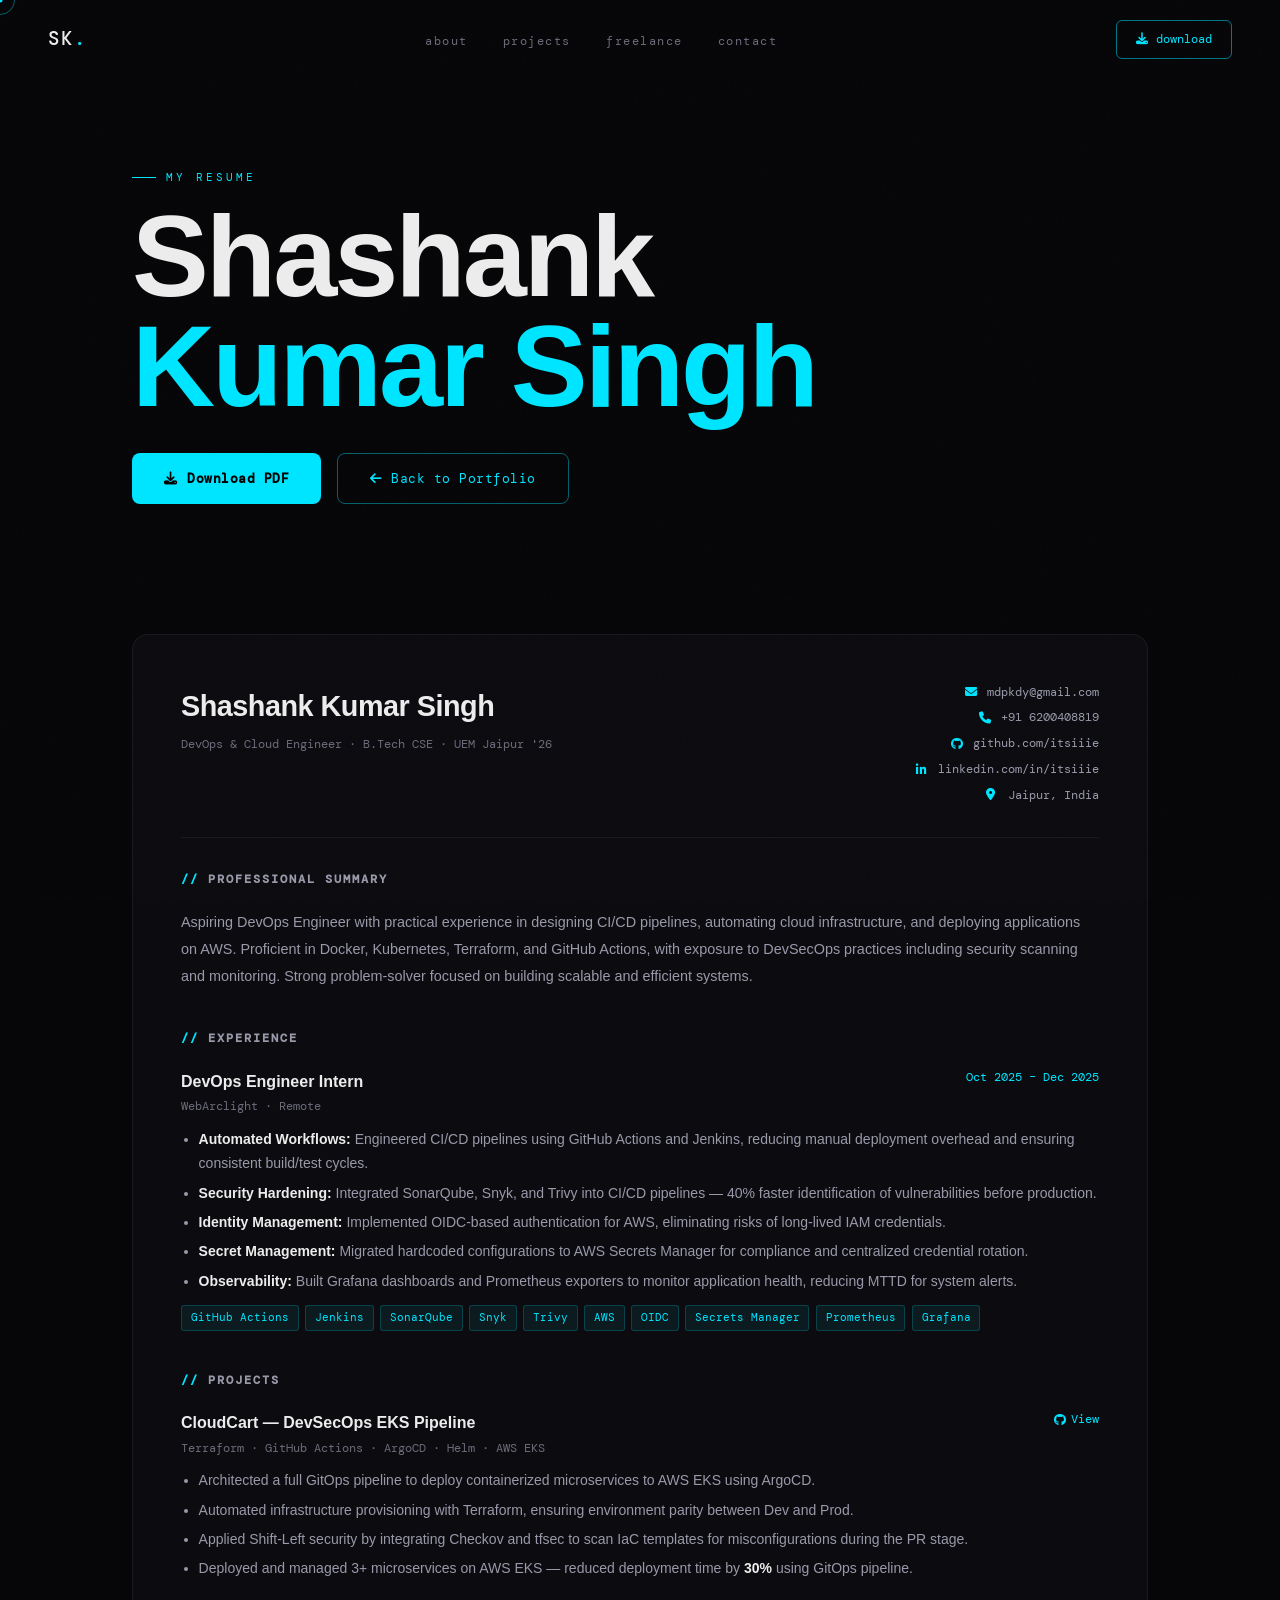
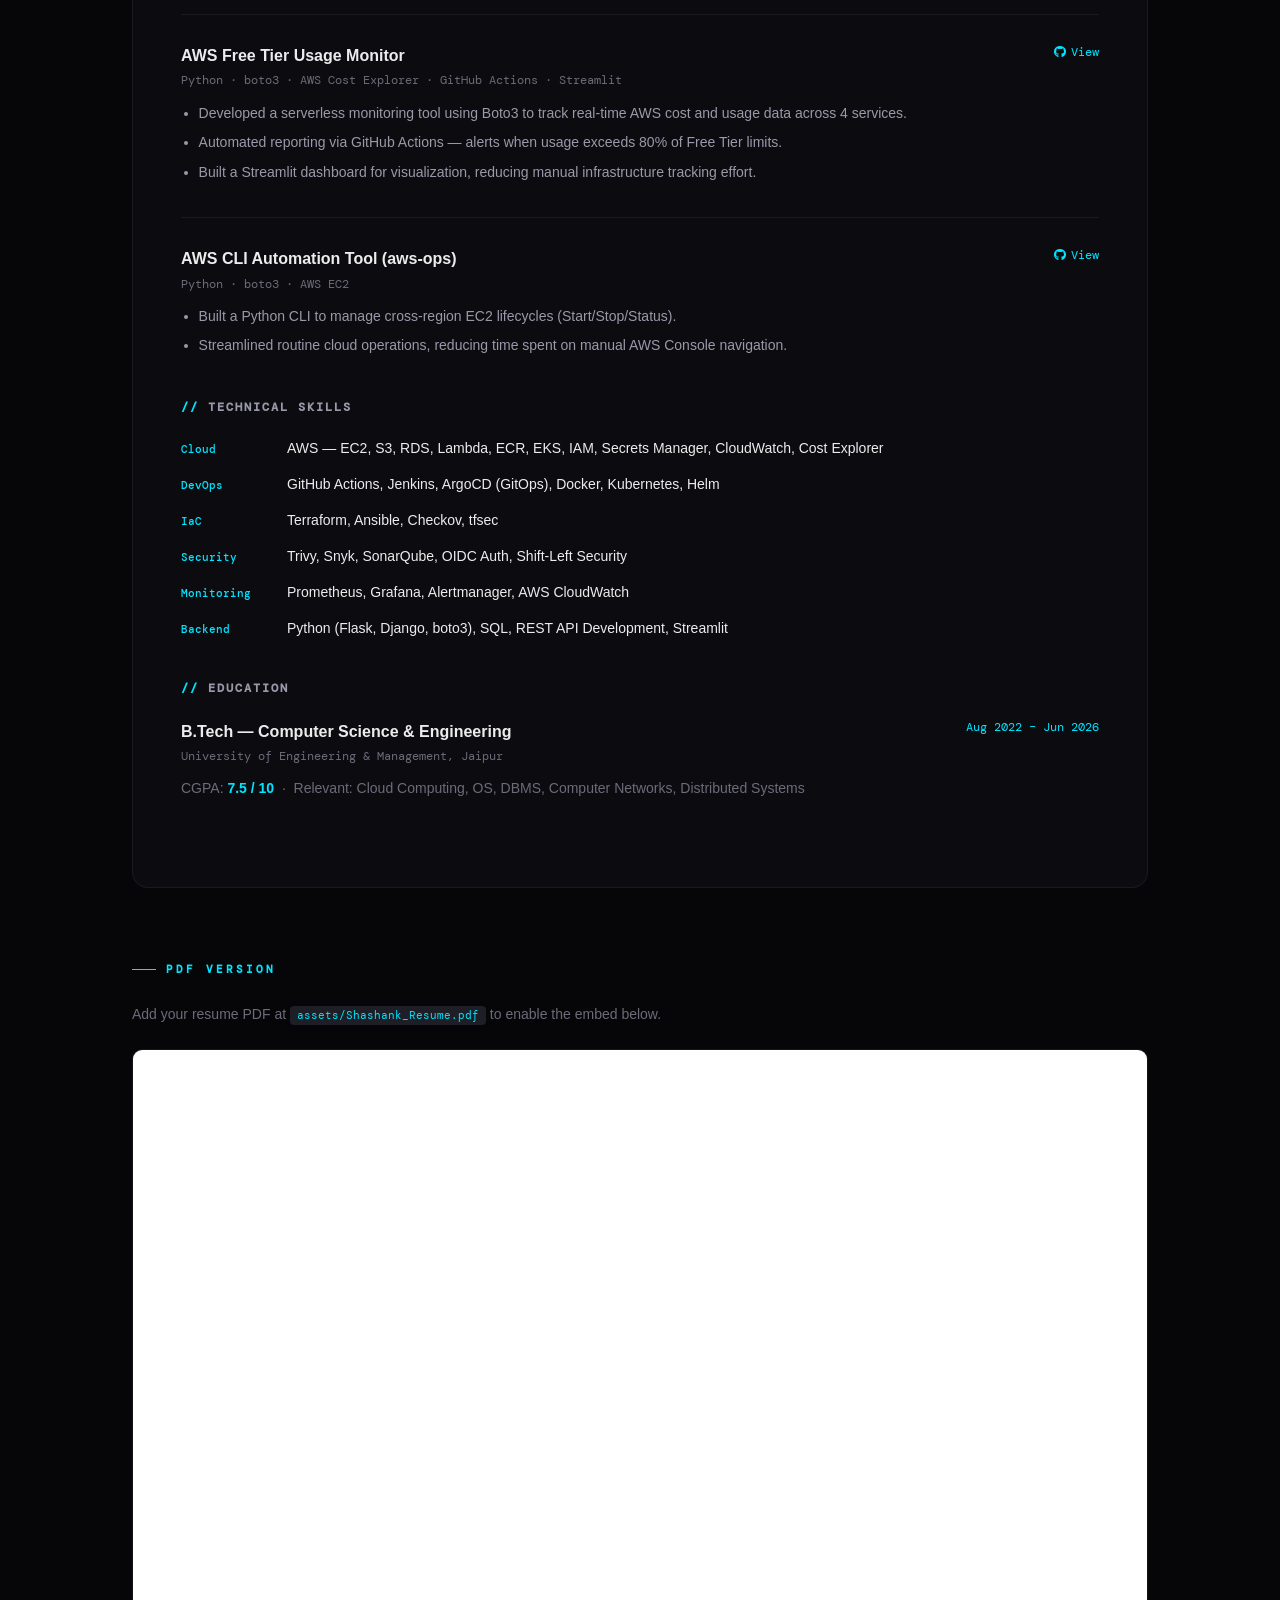
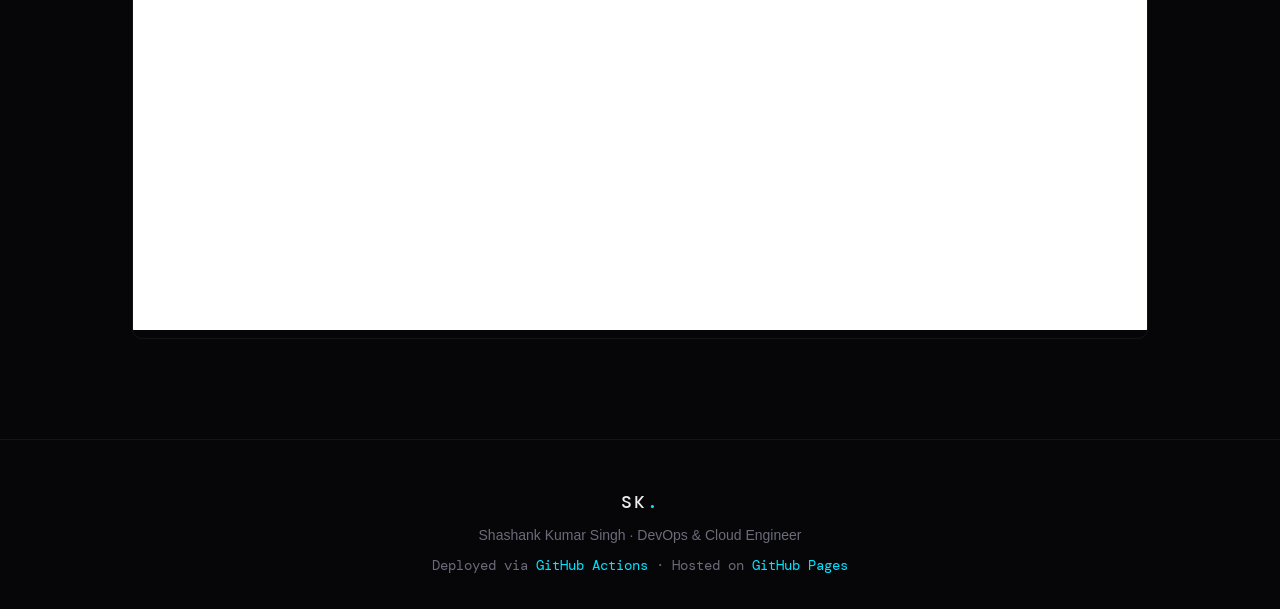
<file: resume.html>
<!DOCTYPE html>
<html lang="en">
<head>
  <meta charset="UTF-8"/>
  <meta name="viewport" content="width=device-width, initial-scale=1.0"/>
  <title>Resume — Shashank Kumar Singh</title>
  <link rel="preconnect" href="https://fonts.googleapis.com">
  <link href="https://fonts.googleapis.com/css2?family=DM+Mono:ital,wght@0,300;0,400;0,500;1,400&family=Clash+Display:wght@400;500;600;700&family=Cabinet+Grotesk:wght@300;400;500;700;800&display=swap" rel="stylesheet">
  <link href="https://api.fontshare.com/v2/css?f[]=clash-display@400,500,600,700&f[]=cabinet-grotesk@300,400,500,700,800&display=swap" rel="stylesheet">
  <link rel="stylesheet" href="https://cdnjs.cloudflare.com/ajax/libs/font-awesome/6.5.0/css/all.min.css"/>
  <link rel="stylesheet" href="assets/css/style.css"/>
</head>
<body>

  <div class="noise"></div>
  <div class="cursor-dot" id="cursorDot"></div>
  <div class="cursor-ring" id="cursorRing"></div>

  <nav class="nav" id="nav">
    <a href="index.html" class="nav-brand">SK<span class="accent">.</span></a>
    <ul class="nav-menu">
      <li><a href="index.html#about">about</a></li>
      <li><a href="index.html#projects">projects</a></li>
      <li><a href="index.html#freelance">freelance</a></li>
      <li><a href="index.html#contact">contact</a></li>
    </ul>
    <a href="assets/Shashank_Resume.pdf" download class="nav-cta">
      <i class="fas fa-download"></i> download
    </a>
    <button class="nav-burger" id="burger" aria-label="menu">
      <span></span><span></span>
    </button>
  </nav>

  <!-- RESUME HERO -->
  <div class="resume-hero">
    <div class="wrap">
      <span class="eyebrow reveal">my resume</span>
      <h1 class="hero-h1 reveal delay-1">Shashank<br/><span class="accent">Kumar Singh</span></h1>
      <div class="resume-hero-actions reveal delay-2">
        <a href="assets/Shashank_Resume.pdf" download class="btn-fill">
          <i class="fas fa-download"></i> Download PDF
        </a>
        <a href="index.html" class="btn-outline">
          <i class="fas fa-arrow-left"></i> Back to Portfolio
        </a>
      </div>
    </div>
  </div>

  <div class="resume-page">
    <div class="wrap">

      <!-- HTML RESUME -->
      <div class="resume-doc reveal">

        <!-- HEADER -->
        <div class="rdoc-header">
          <div>
            <h2>Shashank Kumar Singh</h2>
            <p class="rdoc-tagline">DevOps & Cloud Engineer · B.Tech CSE · UEM Jaipur '26</p>
          </div>
          <div class="rdoc-contacts">
            <a href="mailto:mdpkdy@gmail.com"><i class="fas fa-envelope"></i> mdpkdy@gmail.com</a>
            <a href="tel:+916200408819"><i class="fas fa-phone"></i> +91 6200408819</a>
            <a href="https://github.com/itsiiie" target="_blank"><i class="fab fa-github"></i> github.com/itsiiie</a>
            <a href="https://www.linkedin.com/in/itsiiie/" target="_blank"><i class="fab fa-linkedin-in"></i> linkedin.com/in/itsiiie</a>
            <span><i class="fas fa-map-marker-alt"></i> Jaipur, India</span>
          </div>
        </div>

        <!-- SUMMARY -->
        <div class="rdoc-section">
          <h3 class="rdoc-title"><span class="accent">//</span> Professional Summary</h3>
          <p class="rdoc-summary">Aspiring DevOps Engineer with practical experience in designing CI/CD pipelines, automating cloud infrastructure, and deploying applications on AWS. Proficient in Docker, Kubernetes, Terraform, and GitHub Actions, with exposure to DevSecOps practices including security scanning and monitoring. Strong problem-solver focused on building scalable and efficient systems.</p>
        </div>

        <!-- EXPERIENCE -->
        <div class="rdoc-section">
          <h3 class="rdoc-title"><span class="accent">//</span> Experience</h3>
          <div class="rdoc-item">
            <div class="rdoc-item-head">
              <div>
                <h4>DevOps Engineer Intern</h4>
                <p class="rdoc-company">WebArclight · Remote</p>
              </div>
              <span class="rdoc-date">Oct 2025 – Dec 2025</span>
            </div>
            <ul class="rdoc-list">
              <li><strong>Automated Workflows:</strong> Engineered CI/CD pipelines using GitHub Actions and Jenkins, reducing manual deployment overhead and ensuring consistent build/test cycles.</li>
              <li><strong>Security Hardening:</strong> Integrated SonarQube, Snyk, and Trivy into CI/CD pipelines — 40% faster identification of vulnerabilities before production.</li>
              <li><strong>Identity Management:</strong> Implemented OIDC-based authentication for AWS, eliminating risks of long-lived IAM credentials.</li>
              <li><strong>Secret Management:</strong> Migrated hardcoded configurations to AWS Secrets Manager for compliance and centralized credential rotation.</li>
              <li><strong>Observability:</strong> Built Grafana dashboards and Prometheus exporters to monitor application health, reducing MTTD for system alerts.</li>
            </ul>
            <div class="rdoc-tags">
              <span>GitHub Actions</span><span>Jenkins</span><span>SonarQube</span><span>Snyk</span><span>Trivy</span><span>AWS</span><span>OIDC</span><span>Secrets Manager</span><span>Prometheus</span><span>Grafana</span>
            </div>
          </div>
        </div>

        <!-- PROJECTS -->
        <div class="rdoc-section">
          <h3 class="rdoc-title"><span class="accent">//</span> Projects</h3>

          <div class="rdoc-item">
            <div class="rdoc-item-head">
              <div>
                <h4>CloudCart — DevSecOps EKS Pipeline</h4>
                <p class="rdoc-company">Terraform · GitHub Actions · ArgoCD · Helm · AWS EKS</p>
              </div>
              <a href="https://github.com/itsiiie" target="_blank" class="rdoc-link accent">
                <i class="fab fa-github"></i> View
              </a>
            </div>
            <ul class="rdoc-list">
              <li>Architected a full GitOps pipeline to deploy containerized microservices to AWS EKS using ArgoCD.</li>
              <li>Automated infrastructure provisioning with Terraform, ensuring environment parity between Dev and Prod.</li>
              <li>Applied Shift-Left security by integrating Checkov and tfsec to scan IaC templates for misconfigurations during the PR stage.</li>
              <li>Deployed and managed 3+ microservices on AWS EKS — reduced deployment time by <strong>30%</strong> using GitOps pipeline.</li>
            </ul>
          </div>

          <div class="rdoc-item">
            <div class="rdoc-item-head">
              <div>
                <h4>AWS Free Tier Usage Monitor</h4>
                <p class="rdoc-company">Python · boto3 · AWS Cost Explorer · GitHub Actions · Streamlit</p>
              </div>
              <a href="https://github.com/itsiiie" target="_blank" class="rdoc-link accent">
                <i class="fab fa-github"></i> View
              </a>
            </div>
            <ul class="rdoc-list">
              <li>Developed a serverless monitoring tool using Boto3 to track real-time AWS cost and usage data across 4 services.</li>
              <li>Automated reporting via GitHub Actions — alerts when usage exceeds 80% of Free Tier limits.</li>
              <li>Built a Streamlit dashboard for visualization, reducing manual infrastructure tracking effort.</li>
            </ul>
          </div>

          <div class="rdoc-item">
            <div class="rdoc-item-head">
              <div>
                <h4>AWS CLI Automation Tool (aws-ops)</h4>
                <p class="rdoc-company">Python · boto3 · AWS EC2</p>
              </div>
              <a href="https://github.com/itsiiie" target="_blank" class="rdoc-link accent">
                <i class="fab fa-github"></i> View
              </a>
            </div>
            <ul class="rdoc-list">
              <li>Built a Python CLI to manage cross-region EC2 lifecycles (Start/Stop/Status).</li>
              <li>Streamlined routine cloud operations, reducing time spent on manual AWS Console navigation.</li>
            </ul>
          </div>
        </div>

        <!-- SKILLS -->
        <div class="rdoc-section">
          <h3 class="rdoc-title"><span class="accent">//</span> Technical Skills</h3>
          <div class="rdoc-skills">
            <div class="rdoc-skill-row">
              <span class="rdoc-skill-cat">Cloud</span>
              <span>AWS — EC2, S3, RDS, Lambda, ECR, EKS, IAM, Secrets Manager, CloudWatch, Cost Explorer</span>
            </div>
            <div class="rdoc-skill-row">
              <span class="rdoc-skill-cat">DevOps</span>
              <span>GitHub Actions, Jenkins, ArgoCD (GitOps), Docker, Kubernetes, Helm</span>
            </div>
            <div class="rdoc-skill-row">
              <span class="rdoc-skill-cat">IaC</span>
              <span>Terraform, Ansible, Checkov, tfsec</span>
            </div>
            <div class="rdoc-skill-row">
              <span class="rdoc-skill-cat">Security</span>
              <span>Trivy, Snyk, SonarQube, OIDC Auth, Shift-Left Security</span>
            </div>
            <div class="rdoc-skill-row">
              <span class="rdoc-skill-cat">Monitoring</span>
              <span>Prometheus, Grafana, Alertmanager, AWS CloudWatch</span>
            </div>
            <div class="rdoc-skill-row">
              <span class="rdoc-skill-cat">Backend</span>
              <span>Python (Flask, Django, boto3), SQL, REST API Development, Streamlit</span>
            </div>
          </div>
        </div>

        <!-- EDUCATION -->
        <div class="rdoc-section">
          <h3 class="rdoc-title"><span class="accent">//</span> Education</h3>
          <div class="rdoc-item">
            <div class="rdoc-item-head">
              <div>
                <h4>B.Tech — Computer Science & Engineering</h4>
                <p class="rdoc-company">University of Engineering & Management, Jaipur</p>
              </div>
              <span class="rdoc-date">Aug 2022 – Jun 2026</span>
            </div>
            <p style="color:var(--muted); font-size:0.875rem;">CGPA: <strong style="color:var(--accent)">7.5 / 10</strong> &nbsp;·&nbsp; Relevant: Cloud Computing, OS, DBMS, Computer Networks, Distributed Systems</p>
          </div>
        </div>

      </div>

      <!-- PDF EMBED -->
      <div class="pdf-block reveal">
        <h3 class="eyebrow" style="margin-bottom:1.5rem;">PDF Version</h3>
        <p style="color:var(--muted); font-size:0.875rem; margin-bottom:1.5rem;">
          Add your resume PDF at <code>assets/Shashank_Resume.pdf</code> to enable the embed below.
        </p>
        <div class="pdf-frame-wrap">
          <iframe src="assets/images/Shashank_Resume.pdf" class="pdf-frame" title="Shashank Kumar Singh — Resume">
            <p>PDF not loading? <a href="assets/Shashank_Resume.pdf" class="accent">Download it here</a>.</p>
          </iframe>
        </div>
      </div>

    </div>
  </div>

  <footer class="footer">
    <div class="wrap footer-inner">
      <span class="footer-brand">SK<span class="accent">.</span></span>
      <p>Shashank Kumar Singh · DevOps & Cloud Engineer</p>
      <p class="footer-meta">
        Deployed via <span class="accent">GitHub Actions</span> · Hosted on <span class="accent">GitHub Pages</span>
      </p>
    </div>
  </footer>

  <script src="assets/js/main.js"></script>
</body>
</html>
</file>
<file: assets/css/style.css>
/* ====================================================
   SHASHANK KUMAR SINGH — Portfolio CSS
   Dark Minimal · Neon Cyan · Refined Brutalism
   ==================================================== */

:root {
  --bg: #060608;
  --bg2: #0c0c10;
  --bg3: #111116;
  --surface: #16161c;
  --surface2: #1e1e26;
  --border: rgba(255, 255, 255, 0.06);
  --border2: rgba(255, 255, 255, 0.1);
  --text: #ececec;
  --muted: #6b6b7a;
  --dim: #9999aa;
  --accent: #00e5ff;
  --accent2: #00b4cc;
  --glow: 0 0 24px rgba(0, 229, 255, 0.35);
  --glow-sm: 0 0 10px rgba(0, 229, 255, 0.25);
  --font-head: 'Clash Display', 'Cabinet Grotesk', sans-serif;
  --font-body: 'Cabinet Grotesk', sans-serif;
  --font-mono: 'DM Mono', monospace;
  --ease: cubic-bezier(0.4, 0, 0.2, 1);
  --ease-out: cubic-bezier(0, 0, 0.2, 1);
  --r: 10px;
}

*,
*::before,
*::after {
  box-sizing: border-box;
  margin: 0;
  padding: 0;
}

html {
  scroll-behavior: smooth;
}

body {
  background: var(--bg);
  color: var(--text);
  font-family: var(--font-body);
  font-size: 16px;
  line-height: 1.6;
  overflow-x: hidden;
  cursor: none;
  -webkit-font-smoothing: antialiased;
}

a {
  text-decoration: none;
  color: inherit;
}

ul {
  list-style: none;
}

img {
  max-width: 100%;
  display: block;
}

strong {
  color: var(--text);
}

em {
  color: var(--accent);
  font-style: normal;
}

code {
  font-family: var(--font-mono);
  font-size: 0.82em;
  background: var(--surface2);
  padding: 2px 7px;
  border-radius: 4px;
  color: var(--accent);
}

.wrap {
  max-width: 1080px;
  margin: 0 auto;
  padding: 0 2rem;
}

.section {
  padding: 110px 0;
}

.section.alt {
  background: var(--bg2);
}

.accent {
  color: var(--accent);
}

/* ===== NOISE TEXTURE ===== */
.noise {
  position: fixed;
  inset: 0;
  z-index: 9999;
  pointer-events: none;
  background-image: url("data:image/svg+xml,%3Csvg viewBox='0 0 256 256' xmlns='http://www.w3.org/2000/svg'%3E%3Cfilter id='noise'%3E%3CfeTurbulence type='fractalNoise' baseFrequency='0.9' numOctaves='4' stitchTiles='stitch'/%3E%3C/filter%3E%3Crect width='100%25' height='100%25' filter='url(%23noise)' opacity='1'/%3E%3C/svg%3E");
  opacity: 0.022;
  mix-blend-mode: overlay;
}

/* ===== CURSOR ===== */
.cursor-dot {
  width: 5px;
  height: 5px;
  background: var(--accent);
  border-radius: 50%;
  position: fixed;
  top: 0;
  left: 0;
  transform: translate(-50%, -50%);
  pointer-events: none;
  z-index: 10000;
  box-shadow: var(--glow);
  transition: width 0.2s, height 0.2s, background 0.2s;
}

.cursor-ring {
  width: 30px;
  height: 30px;
  border: 1px solid rgba(0, 229, 255, 0.4);
  border-radius: 50%;
  position: fixed;
  top: 0;
  left: 0;
  transform: translate(-50%, -50%);
  pointer-events: none;
  z-index: 9999;
  transition: transform 0.08s linear, width 0.25s var(--ease), height 0.25s var(--ease), border-color 0.25s;
}

.cursor-ring.hover {
  width: 44px;
  height: 44px;
  border-color: var(--accent);
  box-shadow: var(--glow-sm);
}

/* ===== NAVBAR ===== */
.nav {
  position: fixed;
  top: 0;
  left: 0;
  right: 0;
  z-index: 1000;
  display: flex;
  align-items: center;
  justify-content: space-between;
  padding: 1.25rem 3rem;
  transition: background 0.4s, backdrop-filter 0.4s, border-bottom 0.4s;
}

.nav.solid {
  background: rgba(6, 6, 8, 0.85);
  backdrop-filter: blur(24px);
  border-bottom: 1px solid var(--border);
}

.nav-brand {
  font-family: var(--font-mono);
  font-size: 1.2rem;
  font-weight: 500;
  letter-spacing: 2px;
  color: var(--text);
}

.nav-menu {
  display: flex;
  align-items: center;
  gap: 2.2rem;
}

.nav-menu a {
  font-family: var(--font-mono);
  font-size: 0.75rem;
  color: var(--muted);
  letter-spacing: 1.5px;
  text-transform: lowercase;
  transition: color 0.25s;
  position: relative;
}

.nav-menu a::after {
  content: '';
  position: absolute;
  bottom: -3px;
  left: 0;
  width: 0;
  height: 1px;
  background: var(--accent);
  transition: width 0.3s var(--ease);
}

.nav-menu a:hover {
  color: var(--text);
}

.nav-menu a:hover::after {
  width: 100%;
}

.nav-cta {
  font-family: var(--font-mono);
  font-size: 0.75rem;
  padding: 0.55rem 1.2rem;
  border: 1px solid rgba(0, 229, 255, 0.5);
  border-radius: 6px;
  color: var(--accent);
  display: flex;
  align-items: center;
  gap: 0.5rem;
  transition: background 0.25s, box-shadow 0.25s;
}

.nav-cta:hover {
  background: rgba(0, 229, 255, 0.08);
  box-shadow: var(--glow-sm);
}

.nav-burger {
  display: none;
  flex-direction: column;
  gap: 5px;
  background: none;
  border: none;
  cursor: none;
}

.nav-burger span {
  display: block;
  width: 22px;
  height: 1.5px;
  background: var(--text);
  transition: var(--ease) 0.3s;
}

/* MOBILE MENU */
.mobile-menu {
  position: fixed;
  inset: 0;
  z-index: 999;
  background: var(--bg);
  display: flex;
  align-items: center;
  justify-content: center;
  transform: translateX(100%);
  transition: transform 0.4s var(--ease);
}

.mobile-menu.open {
  transform: translateX(0);
}

.mobile-menu ul {
  display: flex;
  flex-direction: column;
  gap: 2rem;
  text-align: center;
}

.mobile-menu a {
  font-family: var(--font-head);
  font-size: 2rem;
  font-weight: 600;
  color: var(--dim);
  transition: color 0.2s;
}

.mobile-menu a:hover,
.mobile-menu a.accent {
  color: var(--accent);
}

/* ===== BUTTONS ===== */
.btn-fill {
  display: inline-flex;
  align-items: center;
  gap: 0.6rem;
  padding: 0.85rem 2rem;
  background: var(--accent);
  color: #000;
  font-weight: 700;
  font-family: var(--font-mono);
  font-size: 0.82rem;
  letter-spacing: 0.5px;
  border-radius: 8px;
  border: none;
  cursor: none;
  transition: background 0.25s, box-shadow 0.25s, transform 0.2s;
}

.btn-fill:hover {
  background: #33ecff;
  box-shadow: var(--glow);
  transform: translateY(-2px);
}

.btn-outline {
  display: inline-flex;
  align-items: center;
  gap: 0.6rem;
  padding: 0.85rem 2rem;
  background: transparent;
  color: var(--accent);
  font-family: var(--font-mono);
  font-size: 0.82rem;
  letter-spacing: 0.5px;
  border: 1px solid rgba(0, 229, 255, 0.4);
  border-radius: 8px;
  cursor: none;
  transition: background 0.25s, box-shadow 0.25s, transform 0.2s, border-color 0.25s;
}

.btn-outline:hover {
  background: rgba(0, 229, 255, 0.06);
  border-color: var(--accent);
  box-shadow: var(--glow-sm);
  transform: translateY(-2px);
}

/* ===== EYEBROW ===== */
.eyebrow {
  display: inline-flex;
  align-items: center;
  gap: 0.6rem;
  font-family: var(--font-mono);
  font-size: 0.7rem;
  color: var(--accent);
  letter-spacing: 3px;
  text-transform: uppercase;
  margin-bottom: 1rem;
}

.eyebrow::before {
  content: '';
  display: inline-block;
  width: 24px;
  height: 1px;
  background: var(--accent);
}

/* ===== SECTION HEADINGS ===== */
.section-h2 {
  font-family: var(--font-head);
  font-size: clamp(2rem, 4vw, 3rem);
  font-weight: 700;
  letter-spacing: -1px;
  line-height: 1.1;
  margin-bottom: 3.5rem;
}

.section-sub {
  color: var(--dim);
  font-size: 1rem;
  max-width: 600px;
  margin-bottom: 3rem;
}

/* ===== HERO ===== */
.hero {
  min-height: 100vh;
  display: flex;
  align-items: center;
  position: relative;
  overflow: hidden;
  padding: 0 2rem;
}

#canvas {
  position: absolute;
  inset: 0;
  pointer-events: none;
  z-index: 0;
}

.hero-inner {
  max-width: 1080px;
  margin: 0 auto;
  width: 100%;
  position: relative;
  z-index: 1;
  padding-top: 90px;
}

.hero-badge {
  display: inline-flex;
  align-items: center;
  gap: 0.6rem;
  font-family: var(--font-mono);
  font-size: 0.72rem;
  letter-spacing: 1px;
  color: var(--dim);
  padding: 0.5rem 1rem;
  border: 1px solid var(--border2);
  border-radius: 99px;
  margin-bottom: 2rem;
  background: var(--surface);
}

.badge-dot {
  width: 7px;
  height: 7px;
  border-radius: 50%;
  background: var(--accent);
  box-shadow: var(--glow-sm);
  animation: pulse 2s ease-in-out infinite;
}

@keyframes pulse {

  0%,
  100% {
    box-shadow: 0 0 0 0 rgba(0, 229, 255, 0.4);
  }

  50% {
    box-shadow: 0 0 0 5px rgba(0, 229, 255, 0);
  }
}

.hero-h1 {
  font-family: var(--font-head);
  font-size: clamp(3.5rem, 9vw, 7.5rem);
  font-weight: 700;
  letter-spacing: -3px;
  line-height: 0.95;
  margin-bottom: 1.5rem;
  display: flex;
  flex-direction: column;
}

.hero-h1 .line {
  display: block;
}

.italic-accent {
  font-style: italic;
  color: var(--accent);
}

.hero-role {
  font-family: var(--font-mono);
  font-size: 1.05rem;
  color: var(--dim);
  margin-bottom: 1.5rem;
  min-height: 2rem;
  display: flex;
  align-items: center;
  gap: 0.1rem;
}

.role-static {
  color: var(--muted);
}

.role-typed {
  color: var(--accent);
}

.role-cursor {
  color: var(--accent);
  animation: blink 0.9s step-end infinite;
  margin-left: 1px;
}

@keyframes blink {

  0%,
  100% {
    opacity: 1;
  }

  50% {
    opacity: 0;
  }
}

.hero-sub {
  color: var(--dim);
  font-size: 1rem;
  line-height: 1.7;
  max-width: 520px;
  margin-bottom: 2.5rem;
}

.hero-actions {
  display: flex;
  gap: 1rem;
  flex-wrap: wrap;
  margin-bottom: 2.5rem;
}

.hero-links {
  display: flex;
  gap: 1.5rem;
}

.hero-links a {
  font-size: 1.15rem;
  color: var(--muted);
  transition: color 0.25s, transform 0.25s;
}

.hero-links a:hover {
  color: var(--accent);
  transform: translateY(-3px);
}

.hero-scroll {
  position: absolute;
  bottom: 2.5rem;
  right: 3rem;
  display: flex;
  flex-direction: column;
  align-items: center;
  gap: 0.5rem;
  font-family: var(--font-mono);
  font-size: 0.62rem;
  letter-spacing: 3px;
  color: var(--muted);
  text-transform: uppercase;
  z-index: 1;
}

.scroll-track {
  width: 1px;
  height: 60px;
  background: var(--border2);
  position: relative;
  overflow: hidden;
}

.scroll-thumb {
  width: 100%;
  height: 20px;
  background: var(--accent);
  position: absolute;
  top: 0;
  animation: scrollDown 2s ease-in-out infinite;
}

@keyframes scrollDown {
  0% {
    top: -20px;
  }

  70%,
  100% {
    top: 60px;
  }
}

/* ===== ABOUT ===== */
.about-grid {
  display: grid;
  grid-template-columns: 1fr 1fr;
  gap: 5rem;
  align-items: center;
}

.about-left h2 {
  font-family: var(--font-head);
  font-size: clamp(1.8rem, 3.5vw, 2.6rem);
  font-weight: 700;
  letter-spacing: -1px;
  line-height: 1.15;
  margin-bottom: 1.5rem;
}

.about-left p {
  color: var(--dim);
  font-size: 0.95rem;
  line-height: 1.85;
  margin-bottom: 1rem;
}

.about-numbers {
  display: grid;
  grid-template-columns: repeat(2, 1fr);
  gap: 1rem;
  margin-top: 2rem;
  padding-top: 2rem;
  border-top: 1px solid var(--border);
}

.num-card {
  background: var(--surface);
  border: 1px solid var(--border);
  border-radius: var(--r);
  padding: 1.25rem;
  display: flex;
  flex-direction: column;
  gap: 0.25rem;
  transition: border-color 0.25s;
}

.num-card:hover {
  border-color: rgba(0, 229, 255, 0.3);
}

.num-card strong {
  font-family: var(--font-head);
  font-size: 1.8rem;
  font-weight: 700;
  line-height: 1;
}

.num-card span {
  font-size: 0.78rem;
  color: var(--muted);
  line-height: 1.4;
}

/* TERMINAL */
.terminal {
  background: var(--bg3);
  border: 1px solid var(--border2);
  border-radius: 12px;
  overflow: hidden;
  box-shadow: 0 30px 80px rgba(0, 0, 0, 0.5), 0 0 0 1px rgba(0, 229, 255, 0.04);
  transition: transform 0.4s var(--ease), box-shadow 0.4s;
}

.terminal:hover {
  transform: translateY(-6px) rotate(-0.5deg);
  box-shadow: 0 40px 100px rgba(0, 0, 0, 0.6), 0 0 40px rgba(0, 229, 255, 0.06);
}

.term-bar {
  background: #1a1a20;
  padding: 0.75rem 1rem;
  display: flex;
  align-items: center;
  gap: 0.4rem;
  border-bottom: 1px solid var(--border);
}

.dot {
  width: 11px;
  height: 11px;
  border-radius: 50%;
}

.dot.r {
  background: #ff5f57;
}

.dot.y {
  background: #ffbd2e;
}

.dot.g {
  background: #28ca41;
}

.term-title {
  font-family: var(--font-mono);
  font-size: 0.72rem;
  color: var(--muted);
  margin-left: 0.5rem;
}

.term-body {
  padding: 1.5rem;
  font-family: var(--font-mono);
  font-size: 0.82rem;
  line-height: 2;
}

.term-line {
  display: flex;
  align-items: baseline;
  gap: 0.4rem;
}

.term-line.out {
  padding-left: 1.2rem;
}

.p {
  color: var(--accent);
  user-select: none;
}

.cmd {
  color: var(--text);
}

.term-cursor {
  color: var(--accent);
  font-size: 1rem;
  animation: blink 1s step-end infinite;
}

.blink {
  animation: blink 1s step-end infinite;
}

/* ===== SKILLS ===== */
.skills-grid {
  display: grid;
  grid-template-columns: repeat(3, 1fr);
  gap: 1.25rem;
}

.skill-block {
  background: var(--surface);
  border: 1px solid var(--border);
  border-radius: var(--r);
  padding: 1.75rem;
  transition: border-color 0.3s, transform 0.3s, box-shadow 0.3s;
  position: relative;
  overflow: hidden;
}

.skill-block::before {
  content: '';
  position: absolute;
  top: 0;
  left: 0;
  right: 0;
  height: 2px;
  background: linear-gradient(90deg, transparent, var(--accent), transparent);
  transform: scaleX(0);
  transition: transform 0.4s var(--ease);
}

.skill-block:hover {
  border-color: rgba(0, 229, 255, 0.2);
  transform: translateY(-4px);
  box-shadow: 0 16px 40px rgba(0, 0, 0, 0.4);
}

.skill-block:hover::before {
  transform: scaleX(1);
}

.skill-icon {
  font-size: 1.3rem;
  color: var(--accent);
  margin-bottom: 0.75rem;
}

.skill-block h3 {
  font-family: var(--font-mono);
  font-size: 0.78rem;
  letter-spacing: 1.5px;
  text-transform: uppercase;
  color: var(--dim);
  margin-bottom: 1rem;
}

.pills {
  display: flex;
  flex-wrap: wrap;
  gap: 0.5rem;
}

.pill {
  font-family: var(--font-mono);
  font-size: 0.72rem;
  padding: 0.3rem 0.7rem;
  border-radius: 4px;
  background: var(--bg3);
  border: 1px solid var(--border);
  color: var(--dim);
  transition: all 0.2s;
}

.pill:hover {
  color: var(--text);
  border-color: var(--border2);
}

.pill.hot {
  color: var(--accent);
  background: rgba(0, 229, 255, 0.06);
  border-color: rgba(0, 229, 255, 0.25);
}

.pill.hot:hover {
  background: rgba(0, 229, 255, 0.12);
  box-shadow: var(--glow-sm);
}

/* ===== PROJECTS ===== */
.projects-grid {
  display: grid;
  grid-template-columns: 1fr 1fr;
  gap: 1.25rem;
}

.proj-card {
  background: var(--surface);
  border: 1px solid var(--border);
  border-radius: var(--r);
  padding: 2rem;
  display: flex;
  flex-direction: column;
  transition: border-color 0.3s, transform 0.3s, box-shadow 0.3s;
  position: relative;
  overflow: hidden;
}

.proj-card::after {
  content: '';
  position: absolute;
  inset: 0;
  background: radial-gradient(circle at top left, rgba(0, 229, 255, 0.04) 0%, transparent 60%);
  opacity: 0;
  transition: opacity 0.3s;
  pointer-events: none;
}

.proj-card:hover {
  border-color: rgba(0, 229, 255, 0.25);
  transform: translateY(-5px);
  box-shadow: 0 20px 60px rgba(0, 0, 0, 0.5);
}

.proj-card:hover::after {
  opacity: 1;
}

.proj-card.featured {
  grid-column: span 2;
  background: var(--surface2);
  border-color: rgba(0, 229, 255, 0.12);
}

.proj-top {
  display: flex;
  justify-content: space-between;
  align-items: flex-start;
  margin-bottom: 0.75rem;
}

.proj-num {
  font-family: var(--font-mono);
  font-size: 0.7rem;
  color: var(--muted);
  letter-spacing: 2px;
}

.proj-ext {
  display: flex;
  gap: 0.8rem;
}

.proj-ext a {
  color: var(--muted);
  font-size: 0.9rem;
  transition: color 0.2s;
}

.proj-ext a:hover {
  color: var(--accent);
}

.proj-label {
  font-family: var(--font-mono);
  font-size: 0.68rem;
  color: var(--accent);
  letter-spacing: 1.5px;
  text-transform: uppercase;
  margin-bottom: 0.75rem;
}

.proj-card h3 {
  font-family: var(--font-head);
  font-size: 1.2rem;
  font-weight: 600;
  letter-spacing: -0.3px;
  margin-bottom: 0.75rem;
}

.proj-card.featured h3 {
  font-size: 1.4rem;
}

.proj-card p {
  font-size: 0.875rem;
  color: var(--dim);
  line-height: 1.75;
  margin-bottom: 1rem;
}

.proj-bullets {
  padding-left: 1.1rem;
  margin-bottom: 1.25rem;
}

.proj-bullets li {
  list-style: disc;
  font-size: 0.82rem;
  color: var(--dim);
  line-height: 1.7;
  margin-bottom: 0.25rem;
}

.proj-stack {
  display: flex;
  flex-wrap: wrap;
  gap: 0.4rem;
  margin-top: auto;
}

.proj-stack span {
  font-family: var(--font-mono);
  font-size: 0.68rem;
  padding: 0.22rem 0.6rem;
  border-radius: 3px;
  background: rgba(0, 229, 255, 0.07);
  border: 1px solid rgba(0, 229, 255, 0.18);
  color: var(--accent);
}

.projects-footer {
  text-align: center;
  margin-top: 3rem;
}

/* ===== TIMELINE ===== */
.timeline {
  position: relative;
  padding-left: 0;
  margin-top: 2rem;
}

.tl-item {
  display: grid;
  grid-template-columns: 44px 1fr;
  gap: 1.5rem;
  margin-bottom: 0;
}

.tl-side {
  display: flex;
  flex-direction: column;
  align-items: center;
}

.tl-dot {
  width: 14px;
  height: 14px;
  border-radius: 50%;
  border: 2px solid var(--border2);
  background: var(--bg);
  flex-shrink: 0;
  margin-top: 1.75rem;
  transition: background 0.3s, border-color 0.3s, box-shadow 0.3s;
}

.tl-dot.active {
  background: var(--accent);
  border-color: var(--accent);
  box-shadow: var(--glow);
}

.tl-line {
  flex: 1;
  width: 1px;
  margin: 4px 0;
  background: linear-gradient(to bottom, var(--border2), transparent);
  min-height: 40px;
}

.tl-card {
  background: var(--surface);
  border: 1px solid var(--border);
  border-radius: var(--r);
  padding: 1.75rem 2rem;
  margin-bottom: 1.5rem;
  transition: border-color 0.3s;
}

.tl-card:hover {
  border-color: rgba(0, 229, 255, 0.2);
}

.tl-meta {
  display: flex;
  gap: 0.75rem;
  align-items: center;
  margin-bottom: 0.6rem;
  flex-wrap: wrap;
}

.tl-date {
  font-family: var(--font-mono);
  font-size: 0.72rem;
  color: var(--accent);
}

.tl-badge {
  font-family: var(--font-mono);
  font-size: 0.65rem;
  padding: 0.2rem 0.6rem;
  border-radius: 3px;
  background: rgba(0, 229, 255, 0.1);
  border: 1px solid rgba(0, 229, 255, 0.2);
  color: var(--accent);
  letter-spacing: 1px;
  text-transform: uppercase;
}

.tl-badge.edu {
  background: rgba(255, 180, 70, 0.1);
  border-color: rgba(255, 180, 70, 0.2);
  color: #ffb446;
}

.tl-card h3 {
  font-family: var(--font-head);
  font-size: 1.05rem;
  font-weight: 600;
  margin-bottom: 0.25rem;
}

.tl-company {
  font-family: var(--font-mono);
  font-size: 0.78rem;
  color: var(--muted);
  margin-bottom: 0.75rem;
}

.tl-points {
  padding-left: 1.1rem;
  margin-bottom: 1rem;
}

.tl-points li {
  list-style: disc;
  font-size: 0.875rem;
  color: var(--dim);
  line-height: 1.7;
  margin-bottom: 0.3rem;
}

.tl-tags {
  display: flex;
  flex-wrap: wrap;
  gap: 0.4rem;
}

.tl-tags span {
  font-family: var(--font-mono);
  font-size: 0.68rem;
  padding: 0.2rem 0.55rem;
  border-radius: 3px;
  background: var(--bg3);
  border: 1px solid var(--border);
  color: var(--muted);
}

/* ===== OPEN SOURCE ===== */
.oss-stats {
  display: flex;
  gap: 1.5rem;
  flex-wrap: wrap;
  margin-bottom: 1.5rem;
}

.oss-img {
  border-radius: var(--r);
  border: 1px solid var(--border);
  transition: border-color 0.3s;
  flex: 1;
  min-width: 260px;
}

.oss-img:hover {
  border-color: rgba(0, 229, 255, 0.3);
}

.oss-streak {
  margin-bottom: 2rem;
}

.oss-streak-img {
  border-radius: var(--r);
  border: 1px solid var(--border);
  transition: border-color 0.3s;
  width: 100%;
  max-width: 600px;
}

.oss-streak-img:hover {
  border-color: rgba(0, 229, 255, 0.3);
}

.oss-cta {
  margin-top: 0.5rem;
}

/* ===== FREELANCE ===== */
.freelance-grid {
  display: grid;
  grid-template-columns: repeat(2, 1fr);
  gap: 1.25rem;
  margin-bottom: 3.5rem;
}

.fl-card {
  background: var(--surface);
  border: 1px solid var(--border);
  border-radius: var(--r);
  padding: 2rem;
  transition: border-color 0.3s, transform 0.3s, box-shadow 0.3s;
  position: relative;
  overflow: hidden;
}

.fl-card::before {
  content: '';
  position: absolute;
  bottom: 0;
  left: 0;
  right: 0;
  height: 2px;
  background: var(--accent);
  transform: scaleX(0);
  transform-origin: left;
  transition: transform 0.4s var(--ease);
}

.fl-card:hover {
  border-color: rgba(0, 229, 255, 0.2);
  transform: translateY(-4px);
  box-shadow: 0 16px 40px rgba(0, 0, 0, 0.4);
}

.fl-card:hover::before {
  transform: scaleX(1);
}

.fl-icon {
  font-size: 1.5rem;
  color: var(--accent);
  margin-bottom: 1rem;
}

.fl-card h3 {
  font-family: var(--font-head);
  font-size: 1.05rem;
  font-weight: 600;
  margin-bottom: 0.75rem;
}

.fl-card p {
  font-size: 0.875rem;
  color: var(--dim);
  line-height: 1.7;
  margin-bottom: 1rem;
}

.fl-card ul {
  padding-left: 1.1rem;
}

.fl-card ul li {
  list-style: disc;
  font-size: 0.82rem;
  color: var(--muted);
  line-height: 1.7;
}

.freelance-cta {
  text-align: center;
}

.freelance-cta p {
  color: var(--dim);
  margin-bottom: 1.25rem;
  font-size: 1rem;
}

/* ===== CONTACT ===== */
.contact-cards {
  display: grid;
  grid-template-columns: repeat(2, 1fr);
  gap: 1rem;
}

.contact-card {
  display: flex;
  align-items: center;
  gap: 1rem;
  background: var(--surface);
  border: 1px solid var(--border);
  border-radius: var(--r);
  padding: 1.5rem 1.75rem;
  transition: border-color 0.3s, transform 0.3s, box-shadow 0.3s;
}

.contact-card:hover {
  border-color: rgba(0, 229, 255, 0.3);
  transform: translateY(-3px);
  box-shadow: 0 12px 30px rgba(0, 0, 0, 0.4);
}

.contact-card>i:first-child {
  font-size: 1.1rem;
  color: var(--accent);
  flex-shrink: 0;
}

.contact-card div {
  flex: 1;
}

.contact-card strong {
  display: block;
  font-size: 0.9rem;
  margin-bottom: 0.15rem;
}

.contact-card span {
  font-family: var(--font-mono);
  font-size: 0.75rem;
  color: var(--muted);
}

.contact-card .arrow {
  color: var(--muted);
  font-size: 0.8rem;
  transition: color 0.2s, transform 0.2s;
}

.contact-card:hover .arrow {
  color: var(--accent);
  transform: translateX(3px);
}

/* ===== FOOTER ===== */
.footer {
  padding: 3rem 0 2rem;
  border-top: 1px solid var(--border);
}

.footer-inner {
  display: flex;
  flex-direction: column;
  align-items: center;
  gap: 0.5rem;
  text-align: center;
}

.footer-brand {
  font-family: var(--font-mono);
  font-size: 1.1rem;
  font-weight: 500;
  letter-spacing: 2px;
}

.footer p {
  color: var(--muted);
  font-size: 0.875rem;
}

.footer-meta {
  font-family: var(--font-mono);
  font-size: 0.72rem;
  color: var(--muted) !important;
}

/* ===== RESUME PAGE ===== */
.resume-hero {
  padding: 160px 0 70px;
  background: var(--bg);
}

.resume-hero-actions {
  display: flex;
  gap: 1rem;
  flex-wrap: wrap;
  margin-top: 2rem;
}

.resume-page {
  padding: 60px 0 100px;
}

.resume-doc {
  background: var(--bg2);
  border: 1px solid var(--border);
  border-radius: 16px;
  padding: 3rem;
  margin-bottom: 4rem;
}

.rdoc-header {
  display: flex;
  justify-content: space-between;
  align-items: flex-start;
  flex-wrap: wrap;
  gap: 1.5rem;
  padding-bottom: 2rem;
  margin-bottom: 2rem;
  border-bottom: 1px solid var(--border);
}

.rdoc-header h2 {
  font-family: var(--font-head);
  font-size: 1.8rem;
  font-weight: 700;
  letter-spacing: -0.5px;
}

.rdoc-tagline {
  font-family: var(--font-mono);
  font-size: 0.78rem;
  color: var(--muted);
  margin-top: 0.4rem;
}

.rdoc-contacts {
  display: flex;
  flex-direction: column;
  gap: 0.4rem;
  align-items: flex-end;
}

.rdoc-contacts a,
.rdoc-contacts span {
  font-family: var(--font-mono);
  font-size: 0.76rem;
  color: var(--dim);
  display: flex;
  align-items: center;
  gap: 0.5rem;
  transition: color 0.2s;
}

.rdoc-contacts a:hover {
  color: var(--accent);
}

.rdoc-contacts i {
  color: var(--accent);
  width: 14px;
}

.rdoc-section {
  margin-bottom: 2.5rem;
}

.rdoc-title {
  font-family: var(--font-mono);
  font-size: 0.75rem;
  letter-spacing: 2px;
  text-transform: uppercase;
  color: var(--dim);
  margin-bottom: 1.25rem;
}

.rdoc-summary {
  font-size: 0.9rem;
  color: var(--dim);
  line-height: 1.85;
}

.rdoc-item {
  margin-bottom: 1.75rem;
  padding-bottom: 1.75rem;
  border-bottom: 1px solid var(--border);
}

.rdoc-item:last-child {
  border-bottom: none;
  padding-bottom: 0;
  margin-bottom: 0;
}

.rdoc-item-head {
  display: flex;
  justify-content: space-between;
  align-items: flex-start;
  margin-bottom: 0.6rem;
  flex-wrap: wrap;
  gap: 0.5rem;
}

.rdoc-item h4 {
  font-size: 1rem;
  font-weight: 700;
}

.rdoc-company {
  font-family: var(--font-mono);
  font-size: 0.78rem;
  color: var(--muted);
  margin-top: 0.2rem;
}

.rdoc-date {
  font-family: var(--font-mono);
  font-size: 0.72rem;
  color: var(--accent);
  white-space: nowrap;
}

.rdoc-link {
  font-family: var(--font-mono);
  font-size: 0.75rem;
  display: flex;
  align-items: center;
  gap: 0.3rem;
}

.rdoc-list {
  padding-left: 1.1rem;
  margin-top: 0.6rem;
}

.rdoc-list li {
  list-style: disc;
  font-size: 0.875rem;
  color: var(--dim);
  line-height: 1.75;
  margin-bottom: 0.3rem;
}

.rdoc-tags {
  display: flex;
  flex-wrap: wrap;
  gap: 0.4rem;
  margin-top: 0.75rem;
}

.rdoc-tags span {
  font-family: var(--font-mono);
  font-size: 0.68rem;
  padding: 0.2rem 0.55rem;
  border-radius: 3px;
  background: rgba(0, 229, 255, 0.07);
  border: 1px solid rgba(0, 229, 255, 0.2);
  color: var(--accent);
}

.rdoc-skills {
  display: flex;
  flex-direction: column;
  gap: 0.85rem;
}

.rdoc-skill-row {
  display: grid;
  grid-template-columns: 90px 1fr;
  gap: 1rem;
  font-size: 0.875rem;
  align-items: baseline;
}

.rdoc-skill-cat {
  font-family: var(--font-mono);
  font-size: 0.7rem;
  color: var(--accent);
  font-weight: 500;
}

.pdf-block {
  margin-top: 2rem;
}

.pdf-frame-wrap {
  border-radius: var(--r);
  overflow: hidden;
  border: 1px solid var(--border);
  margin-top: 1.5rem;
}

.pdf-frame {
  width: 100%;
  height: 880px;
  border: none;
  background: #fff;
}

/* ===== SCROLL ANIMATIONS ===== */
.reveal,
.reveal-left,
.reveal-right {
  opacity: 0;
  transition: opacity 0.8s var(--ease-out), transform 0.8s var(--ease-out);
}

.reveal {
  transform: translateY(36px);
}

.reveal-left {
  transform: translateX(-40px);
}

.reveal-right {
  transform: translateX(40px);
}

.in-view {
  opacity: 1 !important;
  transform: none !important;
}

.delay-1 {
  transition-delay: 0.1s;
}

.delay-2 {
  transition-delay: 0.2s;
}

.delay-3 {
  transition-delay: 0.3s;
}

.delay-4 {
  transition-delay: 0.45s;
}

.delay-5 {
  transition-delay: 0.6s;
}

/* ===== RESPONSIVE ===== */
@media (max-width: 960px) {
  .skills-grid {
    grid-template-columns: repeat(2, 1fr);
  }

  .about-grid {
    grid-template-columns: 1fr;
    gap: 3rem;
  }

  .projects-grid {
    grid-template-columns: 1fr;
  }

  .proj-card.featured {
    grid-column: span 1;
  }

  .freelance-grid {
    grid-template-columns: 1fr;
  }
}

@media (max-width: 700px) {
  .nav {
    padding: 1rem 1.5rem;
  }

  .nav-menu {
    display: none;
  }

  .nav-cta {
    display: none;
  }

  .nav-burger {
    display: flex;
  }

  .section {
    padding: 80px 0;
  }

  .skills-grid {
    grid-template-columns: 1fr;
  }

  .contact-cards {
    grid-template-columns: 1fr;
  }

  .hero-h1 {
    letter-spacing: -2px;
  }

  .about-numbers {
    grid-template-columns: repeat(2, 1fr);
  }

  .resume-doc {
    padding: 1.5rem;
  }

  .rdoc-header {
    flex-direction: column;
  }

  .rdoc-contacts {
    align-items: flex-start;
  }

  .pdf-frame {
    height: 500px;
  }

  .tl-item {
    grid-template-columns: 28px 1fr;
    gap: 1rem;
  }

  .hero-scroll {
    display: none;
  }
}
</file>
